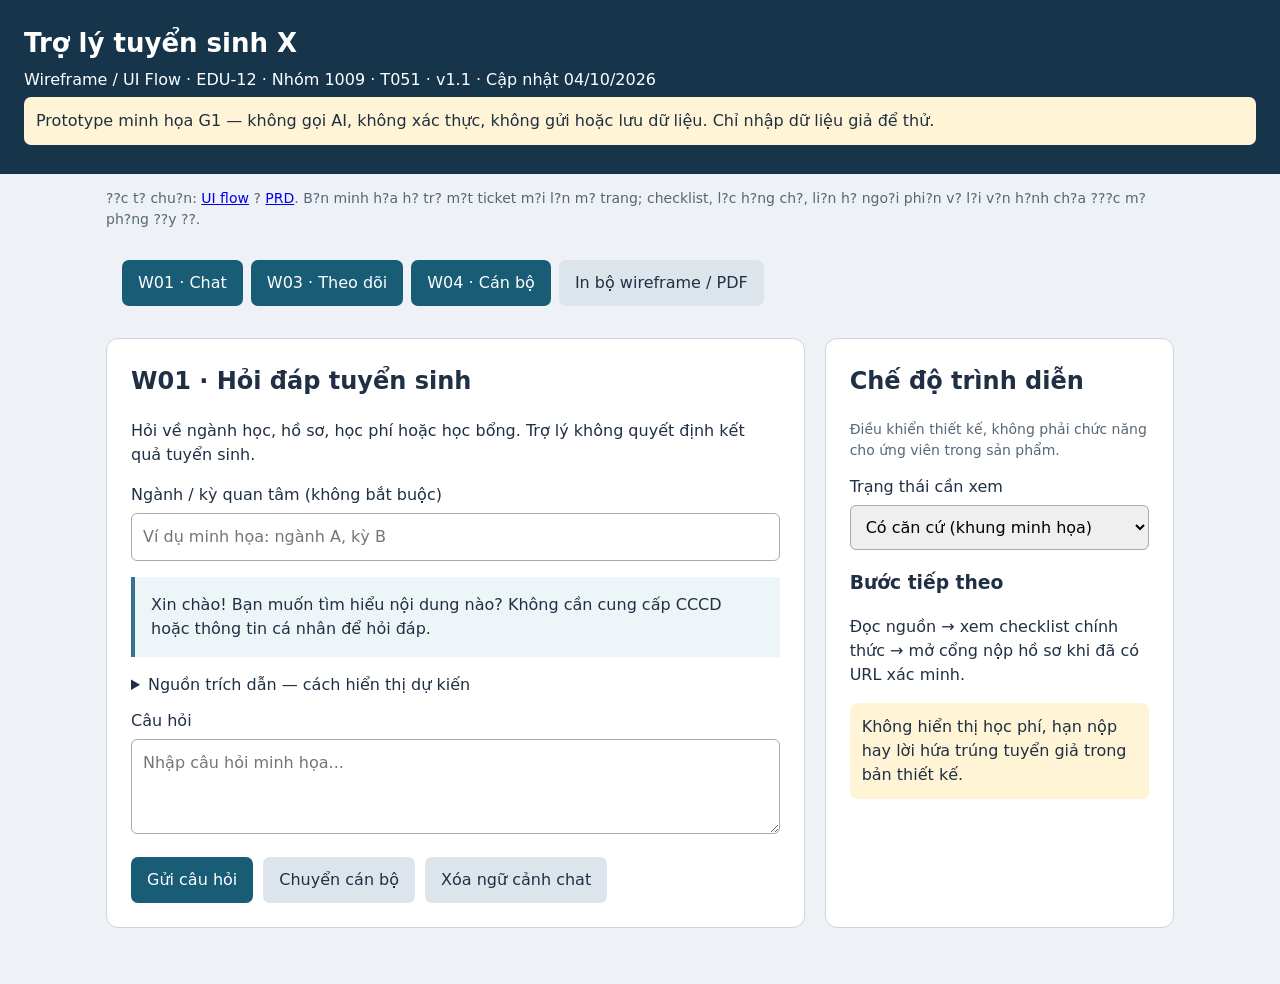
<file: gate-1/wireframe/index.html>
<!doctype html>
<html lang="vi"><head><meta charset="utf-8"><meta name="viewport" content="width=device-width,initial-scale=1"><title>Wireframe EDU-12 — Nhóm 1009</title>
<style>*{box-sizing:border-box}body{margin:0;background:#eef2f6;color:#203044;font:16px/1.5 system-ui,sans-serif}header{background:#16354b;color:white;padding:24px}header h1{margin:0;font-size:26px}header p{margin:5px 0}nav{display:flex;gap:8px;padding:16px;flex-wrap:wrap}button{cursor:pointer;background:#185c75;color:white;border:0;border-radius:7px;padding:11px 16px;font:inherit}button.secondary{background:#dce5eb;color:#203044}main{max-width:1100px;margin:auto;padding:0 16px 40px}.panel{background:white;border:1px solid #cbd5df;border-radius:12px;padding:24px;margin:16px 0}.grid{display:grid;grid-template-columns:2fr 1fr;gap:20px}h2{margin-top:0}label{display:block;margin:12px 0 6px}input:not([type=checkbox]),textarea,select{width:100%;border:1px solid #9cacba;border-radius:6px;padding:11px;font:inherit}textarea{min-height:95px}.message{padding:16px;background:#eef5f8;border-left:4px solid #34748f;margin:16px 0;white-space:pre-wrap}.notice{background:#fff4d5;padding:12px;border-radius:7px}.muted{color:#566777;font-size:14px}.actions{display:flex;gap:10px;flex-wrap:wrap;margin-top:16px}[hidden]{display:none!important}.badge{background:#e3edf2;padding:4px 9px;border-radius:15px}table{width:100%;border-collapse:collapse}td,th{text-align:left;padding:12px;border-bottom:1px solid #dbe1e6}:focus-visible{outline:3px solid #d18b00;outline-offset:3px}@media(max-width:750px){.grid{grid-template-columns:1fr}.panel{padding:16px}header h1{font-size:22px}}@media print{nav,.actions{display:none}[hidden]{display:block!important}.panel{break-inside:avoid}body{background:white}header{background:white;color:black}}</style></head><body>
<header><h1>Trợ lý tuyển sinh X</h1><p>Wireframe / UI Flow · EDU-12 · Nhóm 1009 · T051 · v1.1 · Cập nhật 04/10/2026</p><p class="notice" style="color:#203044">Prototype minh họa G1 — không gọi AI, không xác thực, không gửi hoặc lưu dữ liệu. Chỉ nhập dữ liệu giả để thử.</p></header>
<main><p class="muted">??c t? chu?n: <a href="ui-flow.md">UI flow</a> ? <a href="../prd.md">PRD</a>. B?n minh h?a h? tr? m?t ticket m?i l?n m? trang; checklist, l?c h?ng ch?, li?n h? ngo?i phi?n v? l?i v?n h?nh ch?a ???c m? ph?ng ??y ??.</p><nav aria-label="Màn hình prototype"><button onclick="show('chat')">W01 · Chat</button><button onclick="show('track')">W03 · Theo dõi</button><button onclick="show('login')">W04 · Cán bộ</button><button class="secondary" onclick="window.print()">In bộ wireframe / PDF</button></nav>
<section id="chat" class="screen grid"><div class="panel"><h2>W01 · Hỏi đáp tuyển sinh</h2><p>Hỏi về ngành học, hồ sơ, học phí hoặc học bổng. Trợ lý không quyết định kết quả tuyển sinh.</p><label for="context">Ngành / kỳ quan tâm (không bắt buộc)</label><input id="context" placeholder="Ví dụ minh họa: ngành A, kỳ B"><div id="answer" class="message" aria-live="polite">Xin chào! Bạn muốn tìm hiểu nội dung nào? Không cần cung cấp CCCD hoặc thông tin cá nhân để hỏi đáp.</div><details><summary>Nguồn trích dẫn — cách hiển thị dự kiến</summary><p>[Tên tài liệu chính thức] · [Mục/trang] · [Kỳ áp dụng] · [Ngày xác minh]</p><p class="muted">URL sẽ được gắn sau khi trường xác nhận. Đây không phải nguồn tuyển sinh thật.</p></details><label for="question">Câu hỏi</label><textarea id="question" maxlength="2000" placeholder="Nhập câu hỏi minh họa..."></textarea><div class="actions"><button id="send" onclick="ask()">Gửi câu hỏi</button><button class="secondary" onclick="handover()">Chuyển cán bộ</button><button class="secondary" onclick="resetChat()">Xóa ngữ cảnh chat</button></div></div><aside class="panel"><h2>Chế độ trình diễn</h2><p class="muted">Điều khiển thiết kế, không phải chức năng cho ứng viên trong sản phẩm.</p><label for="mode">Trạng thái cần xem</label><select id="mode"><option value="grounded">Có căn cứ (khung minh họa)</option><option value="clarify">Cần hỏi làm rõ</option><option value="fallback">Không đủ căn cứ / nhạy cảm</option><option value="error">Lỗi xử lý</option></select><h3>Bước tiếp theo</h3><p>Đọc nguồn → xem checklist chính thức → mở cổng nộp hồ sơ khi đã có URL xác minh.</p><p class="notice">Không hiển thị học phí, hạn nộp hay lời hứa trúng tuyển giả trong bản thiết kế.</p></aside></section>
<section id="handover" class="screen panel" hidden><h2>W02 · Xác nhận chuyển cán bộ</h2><p>Chỉ chuyển nội dung bạn đồng ý chia sẻ; hãy loại thông tin cá nhân không cần thiết khỏi tóm tắt. Đồng ý chuyển không bao gồm nhận nhắc/tiếp thị. Chưa có SLA phản hồi được xác nhận.</p><label for="summary">Nội dung chuyển (có thể sửa)</label><textarea id="summary"></textarea><label for="contact">Kênh liên hệ (tùy chọn)</label><input id="contact" placeholder="Chỉ nhập dữ liệu minh họa"><p class="muted">Để trống: xem phản hồi trong phiên. Bản MVP chưa hỗ trợ khôi phục khi mất phiên. Ô liên hệ chỉ minh họa bố cục, prototype không sử dụng để gửi liên hệ.</p><label><input type="checkbox" id="consent"> Tôi đồng ý chuyển nội dung trên cho cán bộ tuyển sinh.</label><p id="handoverError" role="alert"></p><div class="actions"><button onclick="submitTicket()">Gửi yêu cầu demo</button><button class="secondary" onclick="show('chat')">Hủy</button></div></section>
<section id="track" class="screen panel" hidden><h2>W03 · Theo dõi yêu cầu</h2><p class="muted">Chỉ phiên sở hữu được xem phản hồi trong sản phẩm; mã yêu cầu không phải khóa truy cập. Xóa ngữ cảnh chat giữ yêu cầu đã gửi; yêu cầu xóa dữ liệu đã chuyển được tiếp nhận qua cán bộ.</p><p id="ticketState" aria-live="polite">Chưa có yêu cầu. Tạo handover từ màn hình Chat.</p><div id="staffReply" class="message">Chưa có phản hồi.</div><button class="secondary" onclick="show('chat')">Quay lại chat</button></section>
<section id="login" class="screen panel" hidden><h2>W04 · Đăng nhập cán bộ</h2><p class="notice">Màn hình minh họa. Không nhập tài khoản hoặc mật khẩu thật. Nút bên dưới bỏ qua xác thực chỉ để duyệt thiết kế.</p><label for="account">Tài khoản minh họa</label><input id="account" value="canbo-demo" readonly><label for="password">Mật khẩu minh họa</label><input id="password" value="••••••••" readonly><p class="muted">Trạng thái lỗi dự kiến: thông tin đăng nhập không hợp lệ / tài khoản không có quyền. Sản phẩm thật phải xác thực ở server.</p><div class="actions"><button onclick="queue()">Vào hàng chờ demo</button></div></section>
<section id="queue" class="screen panel" hidden><h2>W05 · Hàng chờ tuyển sinh</h2><p class="muted">Chỉ hiển thị thông tin cần để phân loại yêu cầu.</p><div id="queueBody"></div><div class="actions"><button class="secondary" onclick="show('login')">Thoát màn hình cán bộ</button></div></section>
<section id="detail" class="screen panel" hidden><h2>W06 · Chi tiết DEMO-001</h2><p id="detailState"></p><h3>Nội dung đã đồng ý chia sẻ</h3><div id="detailSummary" class="message"></div><p class="muted">Kênh liên hệ chỉ cán bộ có quyền được xem trong sản phẩm thật; không đưa vào bảng thống kê.</p><div class="actions"><button onclick="claim()">Nhận xử lý</button></div><label for="reply">Phản hồi của cán bộ</label><textarea id="reply" placeholder="Nhập phản hồi minh họa, không dùng thông tin tuyển sinh chưa xác minh."></textarea><p id="replyError" role="alert"></p><div class="actions"><button onclick="resolveTicket()">Gửi phản hồi & đóng</button><button class="secondary" onclick="queue()">Về hàng chờ</button></div></section>
</main><script>
let ticket=null;let pending;
const el=id=>document.getElementById(id);
function show(id){document.querySelectorAll('.screen').forEach(s=>s.hidden=s.id!==id);if(id==='track')renderTrack();}
function ask(){const q=el('question').value.trim();if(!q){el('answer').textContent='Vui lòng nhập câu hỏi trước khi gửi.';return;}const mode=el('mode').value;el('send').disabled=true;el('answer').textContent='Đang tra cứu tài liệu… (mô phỏng)';clearTimeout(pending);pending=setTimeout(()=>{const messages={grounded:'[Khung câu trả lời có căn cứ]\nNội dung tư vấn sẽ được tổng hợp từ tài liệu chính thức đã xác minh.\nNguồn [1]: tên tài liệu · mục/trang · kỳ áp dụng · URL chính thức.\nChưa có nguồn thật trong prototype nên không đưa ra thông tin tuyển sinh cụ thể.',clarify:'Bạn đang quan tâm ngành/bậc học và kỳ tuyển sinh nào? Tôi cần thông tin này để tìm đúng tài liệu.',fallback:'Tôi chưa có đủ căn cứ chính thức để kết luận câu hỏi này. Bạn có muốn chuyển nội dung cho cán bộ tuyển sinh không?',error:'Chưa thể xử lý yêu cầu. Chưa có câu trả lời được xác minh. Bạn có thể bấm Gửi câu hỏi để thử lại hoặc chọn Chuyển cán bộ.'};el('answer').textContent=messages[mode];el('send').disabled=false;},600);}
function resetChat(){clearTimeout(pending);el('send').disabled=false;el('context').value='';el('question').value='';el('answer').textContent='Đã xóa ngữ cảnh chat minh họa. Ticket đã gửi, nếu có, vẫn hiển thị ở Theo dõi.';}
function handover(){el('summary').value=el('question').value.trim();el('consent').checked=false;el('handoverError').textContent='';show('handover');}
function submitTicket(){if(!el('summary').value.trim()||!el('consent').checked){el('handoverError').textContent='Cần có nội dung và sự đồng ý trước khi chuyển.';return;}if(ticket){el('handoverError').textContent='Prototype chỉ hỗ trợ một ticket mỗi lần mở trang. Xem yêu cầu hiện có ở Theo dõi.';return;}ticket={summary:el('summary').value.trim(),status:'Đang chờ',reply:''};show('track');}
function renderTrack(){el('ticketState').textContent=ticket?'DEMO-001 · '+ticket.status:'Chưa có yêu cầu. Tạo handover từ màn hình Chat.';el('staffReply').textContent=ticket?.reply||'Chưa có phản hồi.';}
function queue(){show('queue');el('queueBody').replaceChildren();if(!ticket){el('queueBody').textContent='Hàng chờ trống. Hãy tạo yêu cầu từ Chat để duyệt luồng.';return;}const p=document.createElement('p');p.textContent='DEMO-001 · '+ticket.status;const b=document.createElement('button');b.textContent='Xem chi tiết';b.onclick=detail;el('queueBody').append(p,b);}
function detail(){show('detail');el('detailSummary').textContent=ticket.summary;el('detailState').textContent='Trạng thái: '+ticket.status;}
function claim(){if(ticket.status==='Đã giải quyết'){el('replyError').textContent='Yêu cầu đã đóng.';return;}ticket.status='Đang xử lý';detail();}
function resolveTicket(){if(ticket.status!=='Đang xử lý'){el('replyError').textContent='Cần nhận xử lý yêu cầu đang chờ trước khi phản hồi.';return;}if(!el('reply').value.trim()){el('replyError').textContent='Vui lòng nhập phản hồi.';return;}ticket.reply=el('reply').value.trim();ticket.status='Đã giải quyết';el('replyError').textContent='';detail();}
</script></body></html>
</file>
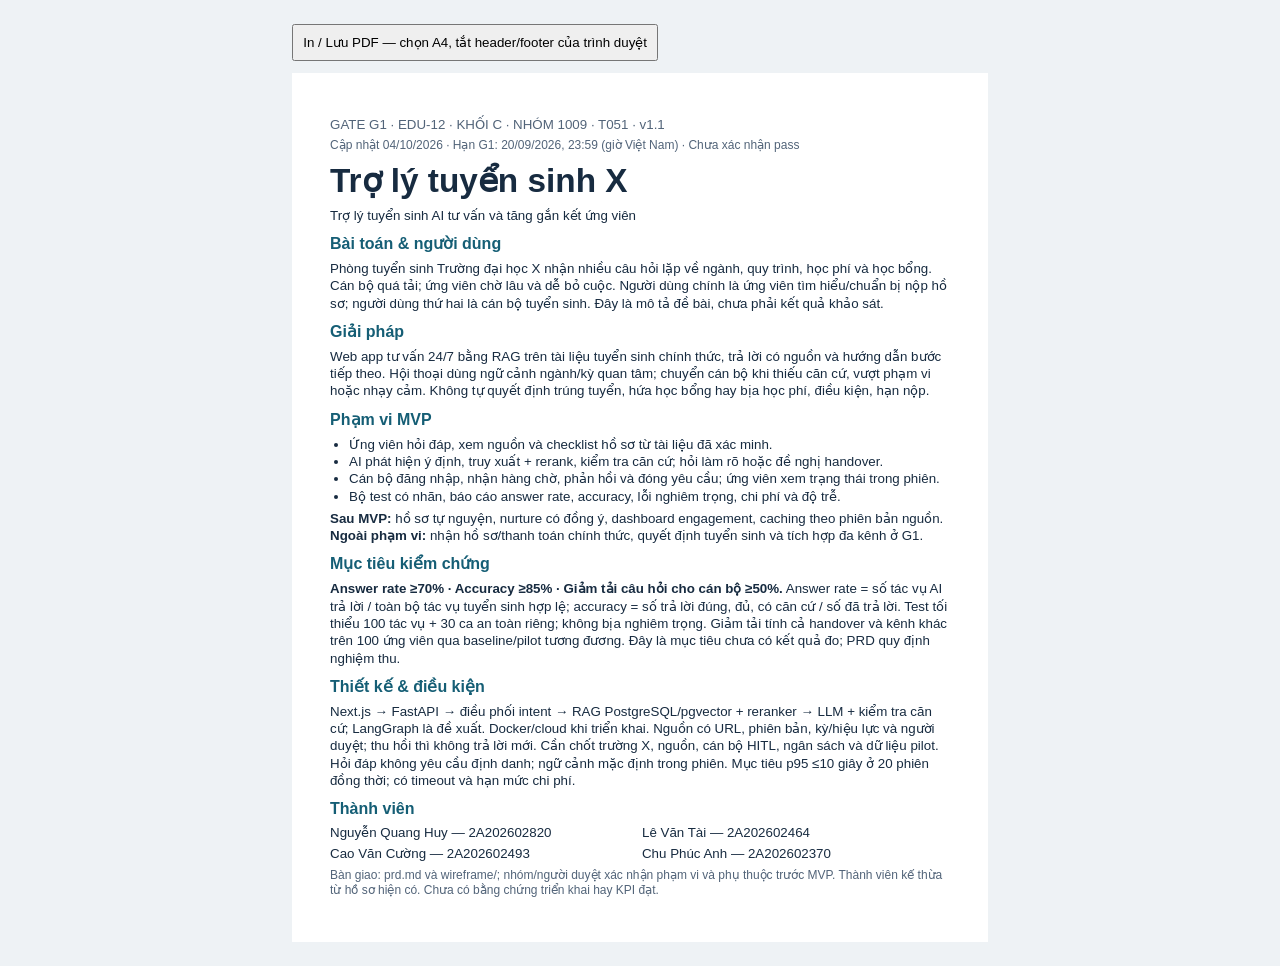
<file: gate-1/brief.html>
<!doctype html>
<html lang="vi"><meta charset="utf-8"><meta name="viewport" content="width=device-width,initial-scale=1"><title>Brief EDU-12 — Nhóm 1009</title>
<style>@page{size:A4;margin:13mm}*{box-sizing:border-box}body{font:10pt/1.30 Arial,sans-serif;color:#172b40;max-width:184mm;margin:24px auto;background:#eef2f5}main{background:white;padding:10mm}h1{font-size:25pt;margin:0 0 4px}h2{font-size:12pt;margin:10px 0 4px;color:#155e75}p{margin:5px 0}ul{padding-left:19px;margin:5px 0}.meta{font-size:10pt;color:#526479}.team{display:grid;grid-template-columns:1fr 1fr;gap:4px;font-size:10pt}.note{font-size:9pt;color:#526479}button{padding:9px;margin-bottom:12px}@media print{body{margin:0;background:white}main{padding:0}button{display:none}}</style>
<button onclick="window.print()">In / Lưu PDF — chọn A4, tắt header/footer của trình duyệt</button>
<main><p class="meta">GATE G1 · EDU-12 · KHỐI C · NHÓM 1009 · T051 · v1.1</p>
<p class="note">Cập nhật 04/10/2026 · Hạn G1: 20/09/2026, 23:59 (giờ Việt Nam) · Chưa xác nhận pass</p>
<h1>Trợ lý tuyển sinh X</h1><p>Trợ lý tuyển sinh AI tư vấn và tăng gắn kết ứng viên</p>
<h2>Bài toán & người dùng</h2><p>Phòng tuyển sinh Trường đại học X nhận nhiều câu hỏi lặp về ngành, quy trình, học phí và học bổng. Cán bộ quá tải; ứng viên chờ lâu và dễ bỏ cuộc. Người dùng chính là ứng viên tìm hiểu/chuẩn bị nộp hồ sơ; người dùng thứ hai là cán bộ tuyển sinh. Đây là mô tả đề bài, chưa phải kết quả khảo sát.</p>
<h2>Giải pháp</h2><p>Web app tư vấn 24/7 bằng RAG trên tài liệu tuyển sinh chính thức, trả lời có nguồn và hướng dẫn bước tiếp theo. Hội thoại dùng ngữ cảnh ngành/kỳ quan tâm; chuyển cán bộ khi thiếu căn cứ, vượt phạm vi hoặc nhạy cảm. Không tự quyết định trúng tuyển, hứa học bổng hay bịa học phí, điều kiện, hạn nộp.</p>
<h2>Phạm vi MVP</h2><ul><li>Ứng viên hỏi đáp, xem nguồn và checklist hồ sơ từ tài liệu đã xác minh.</li><li>AI phát hiện ý định, truy xuất + rerank, kiểm tra căn cứ; hỏi làm rõ hoặc đề nghị handover.</li><li>Cán bộ đăng nhập, nhận hàng chờ, phản hồi và đóng yêu cầu; ứng viên xem trạng thái trong phiên.</li><li>Bộ test có nhãn, báo cáo answer rate, accuracy, lỗi nghiêm trọng, chi phí và độ trễ.</li></ul>
<p><b>Sau MVP:</b> hồ sơ tự nguyện, nurture có đồng ý, dashboard engagement, caching theo phiên bản nguồn. <b>Ngoài phạm vi:</b> nhận hồ sơ/thanh toán chính thức, quyết định tuyển sinh và tích hợp đa kênh ở G1.</p>
<h2>Mục tiêu kiểm chứng</h2><p><b>Answer rate ≥70% · Accuracy ≥85% · Giảm tải câu hỏi cho cán bộ ≥50%.</b> Answer rate = số tác vụ AI trả lời / toàn bộ tác vụ tuyển sinh hợp lệ; accuracy = số trả lời đúng, đủ, có căn cứ / số đã trả lời. Test tối thiểu 100 tác vụ + 30 ca an toàn riêng; không bịa nghiêm trọng. Giảm tải tính cả handover và kênh khác trên 100 ứng viên qua baseline/pilot tương đương. Đây là mục tiêu chưa có kết quả đo; PRD quy định nghiệm thu.</p>
<h2>Thiết kế & điều kiện</h2><p>Next.js → FastAPI → điều phối intent → RAG PostgreSQL/pgvector + reranker → LLM + kiểm tra căn cứ; LangGraph là đề xuất. Docker/cloud khi triển khai. Nguồn có URL, phiên bản, kỳ/hiệu lực và người duyệt; thu hồi thì không trả lời mới. Cần chốt trường X, nguồn, cán bộ HITL, ngân sách và dữ liệu pilot. Hỏi đáp không yêu cầu định danh; ngữ cảnh mặc định trong phiên. Mục tiêu p95 ≤10 giây ở 20 phiên đồng thời; có timeout và hạn mức chi phí.</p>
<h2>Thành viên</h2><div class="team"><span>Nguyễn Quang Huy — 2A202602820</span><span>Lê Văn Tài — 2A202602464</span><span>Cao Văn Cường — 2A202602493</span><span>Chu Phúc Anh — 2A202602370</span></div>
<p class="note">Bàn giao: prd.md và wireframe/; nhóm/người duyệt xác nhận phạm vi và phụ thuộc trước MVP. Thành viên kế thừa từ hồ sơ hiện có. Chưa có bằng chứng triển khai hay KPI đạt.</p></main></html>
</file>
